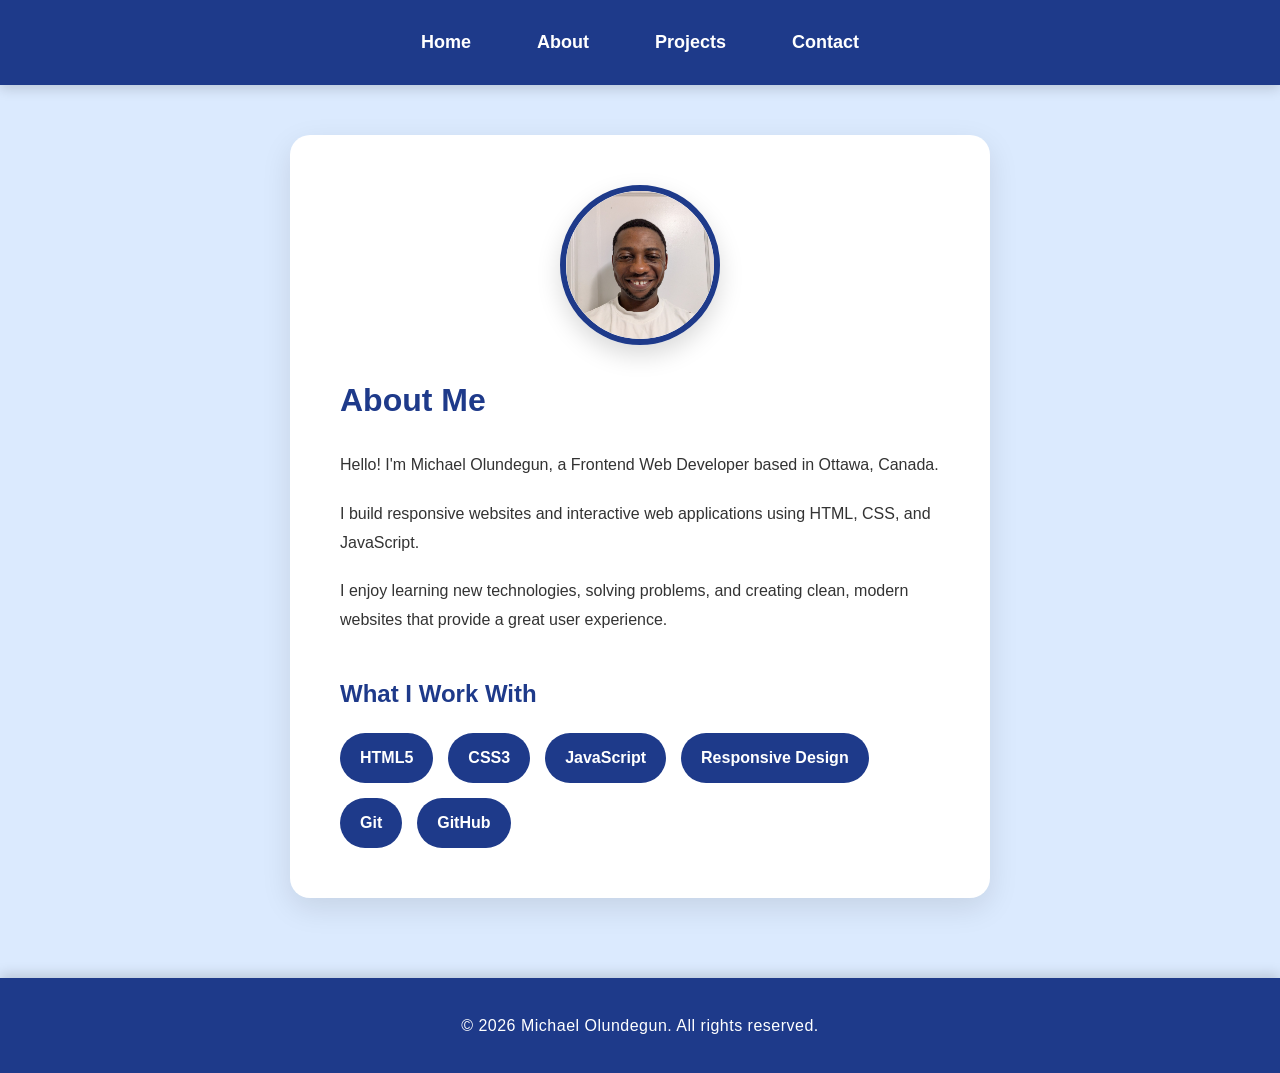
<file: about.html>
<!DOCTYPE html>
<html>

<head>
    
    <title>About</title>
    <link rel="stylesheet" href="style.css">
    <link rel="stylesheet" href="https://cdnjs.cloudflare.com/ajax/libs/font-awesome/6.7.2/css/all.min.css">
</head>


<body>

<nav>
    <a href="index.html">Home</a>
    <a href="about.html">About</a>
    <a href="projects.html">Projects</a>
    <a href="contact.html">Contact</a>
</nav>

<div class="container">

<div class="about-card">

<img src="images/michael.jpg" alt="Michael Olundegun" class="about-photo">

<h1>About Me</h1>

<p>
Hello! I'm Michael Olundegun, a Frontend Web Developer based in Ottawa, Canada.
</p>

<p>
I build responsive websites and interactive web applications using HTML, CSS, and JavaScript.
</p>

<p>
I enjoy learning new technologies, solving problems, and creating clean, modern websites that provide a great user experience.
</p>

<h2>What I Work With</h2>

<div class="about-skills">

<div class="about-skill">HTML5</div>

<div class="about-skill">CSS3</div>

<div class="about-skill">JavaScript</div>

<div class="about-skill">Responsive Design</div>

<div class="about-skill">Git</div>

<div class="about-skill">GitHub</div>

</div>

</div>

</div>

<footer>
    <p>© 2026 Michael Olundegun. All rights reserved.</p>
</footer>

</html>
</file>
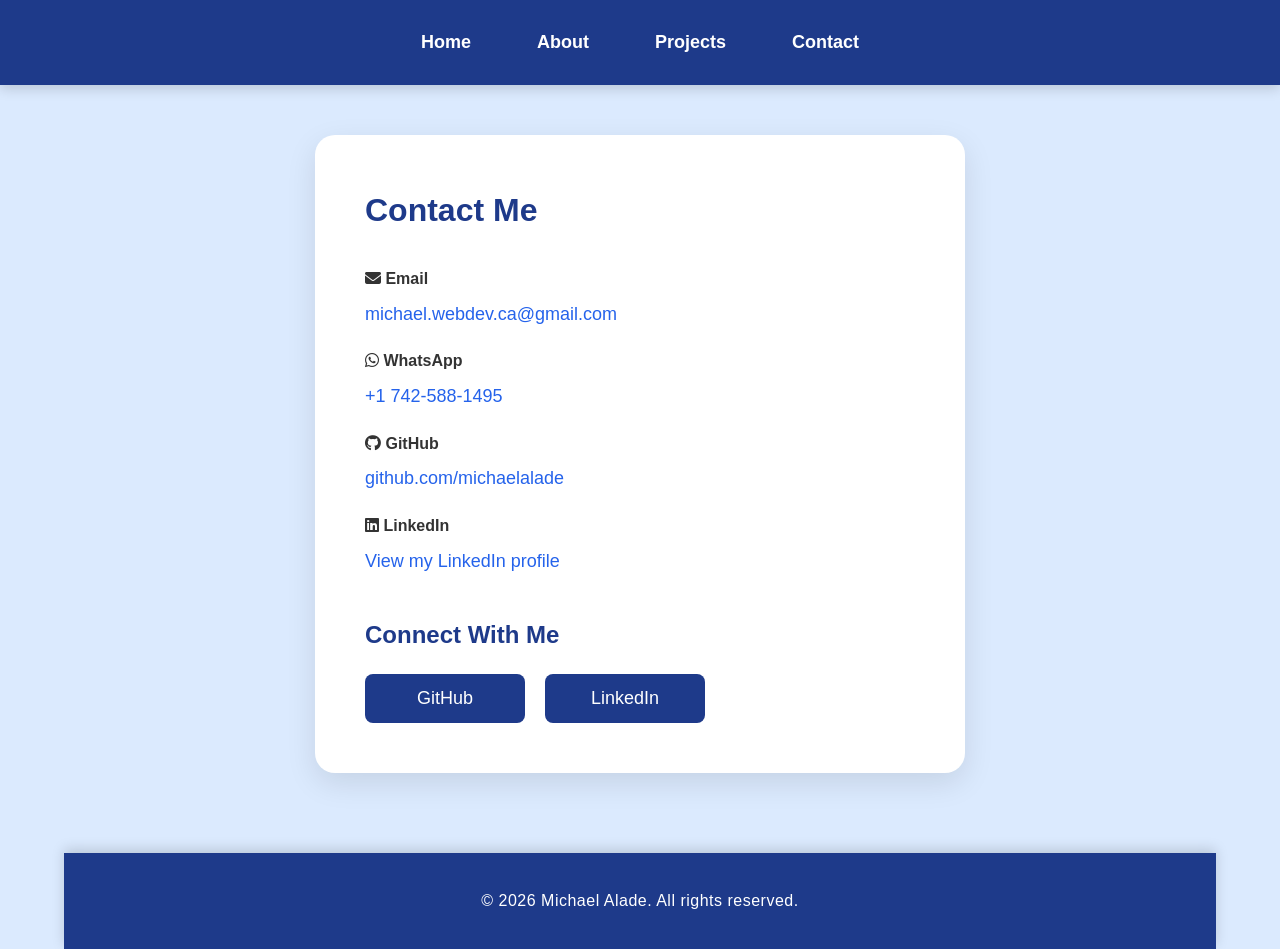
<file: contact.html>
<!DOCTYPE html>
<html>

<head>
    <title>Contact</title>

    <link rel="stylesheet" href="style.css">

    <link rel="stylesheet"
          href="https://cdnjs.cloudflare.com/ajax/libs/font-awesome/6.7.2/css/all.min.css">
</head>

<body>

<nav>
    <a href="index.html">Home</a>
    <a href="about.html">About</a>
    <a href="projects.html">Projects</a>
    <a href="contact.html">Contact</a>
</nav>

<div class="container">

<div class="contact-card">

    <h1>Contact Me</h1>

<p>
    <i class="fa-solid fa-envelope"></i>
    Email
</p>

<a href="mailto:michael.webdev.ca@gmail.com">
    michael.webdev.ca@gmail.com
</a>
   

<p>
    <i class="fa-brands fa-whatsapp"></i>
    WhatsApp
</p>

<a href="https://wa.me/17425881495" target="_blank">
    +1 742-588-1495
</a>

<p>
    <i class="fa-brands fa-github"></i>
    GitHub
</p>

<a href="https://github.com/michaelalade" target="_blank">
    github.com/michaelalade
</a>

<p>
    <i class="fa-brands fa-linkedin"></i>
    LinkedIn
</p>

<a href="https://www.linkedin.com/in/michael-olundegun-60a155424/" target="_blank">
    View my LinkedIn profile
</a>


<h2 class="connect-title">Connect With Me</h2>

<div class="social-buttons">

    
<a href="https://github.com/michaelalade" target="_blank">
<button>GitHub</button>
</a>

<a href="https://www.linkedin.com/in/michael-olundegun-60a155424/" target="_blank">
<button>LinkedIn</button>
</a>

</div>

</div>

<footer>

    <p>© 2026 Michael Alade. All rights reserved.</p>

</footer>

</body>

</html>
</file>
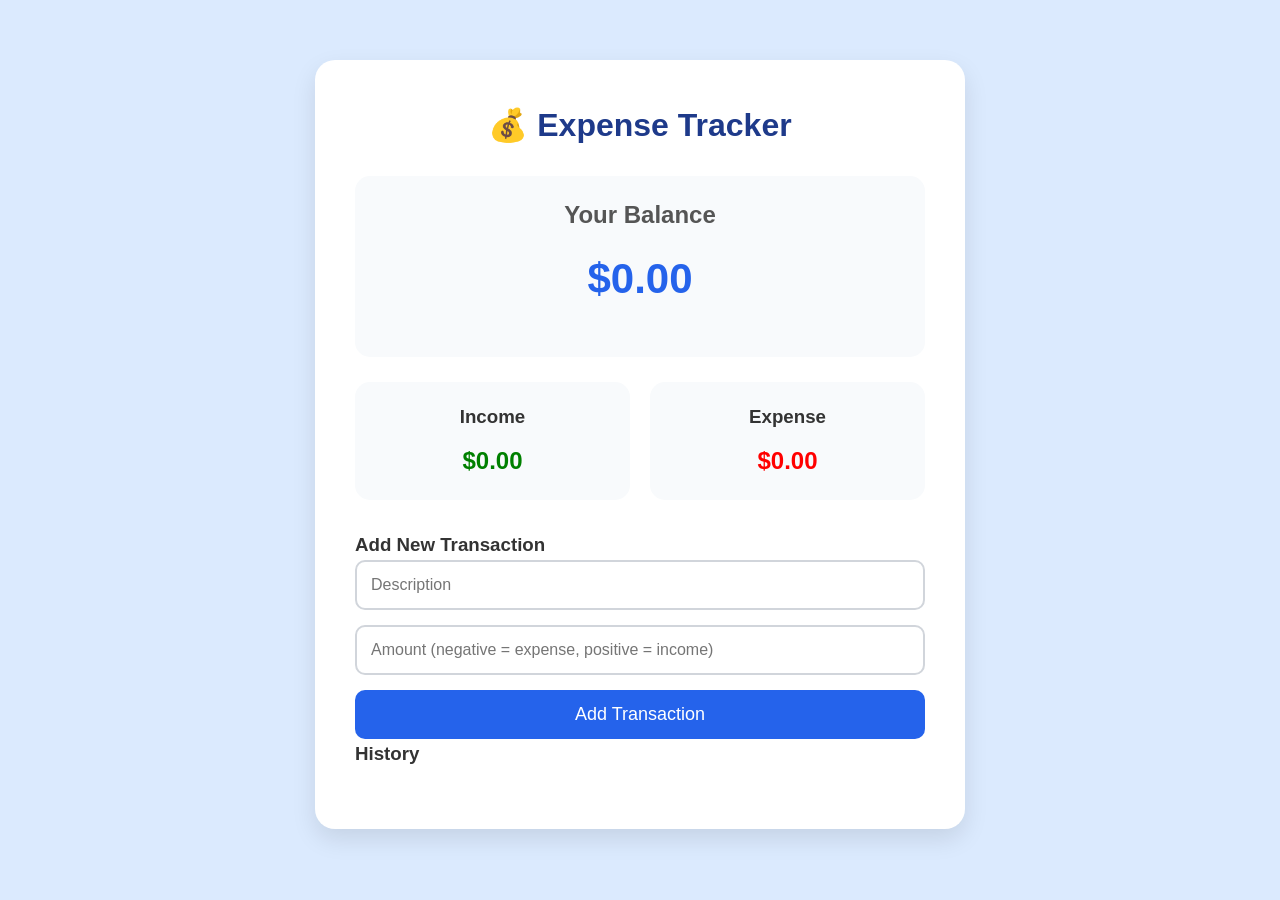
<file: expense.html>
<!DOCTYPE html>
<html>

<head>

    <title>Expense Tracker</title>

    <link rel="stylesheet" href="style.css">

</head>

<body>

<div class="expense-container">

    <h1>💰 Expense Tracker</h1>

    <div class="balance-box">

        <h2>Your Balance</h2>

        <h1 id="balance">$0.00</h1>

    </div>

    <div class="income-expense">

        <div class="income">

            <h3>Income</h3>

            <p id="money-plus">$0.00</p>

        </div>

        <div class="expense">

            <h3>Expense</h3>

            <p id="money-minus">$0.00</p>

        </div>

    </div>

    <h3>Add New Transaction</h3>

    <input
        type="text"
        id="text"
        placeholder="Description">

    <input
        type="number"
        id="amount"
        placeholder="Amount (negative = expense, positive = income)">

    <button id="addTransaction">
        Add Transaction
    </button>

    <h3>History</h3>

    <ul id="list">

    </ul>

</div>

<script src="expense.js"></script>

</body>

</html>
</file>
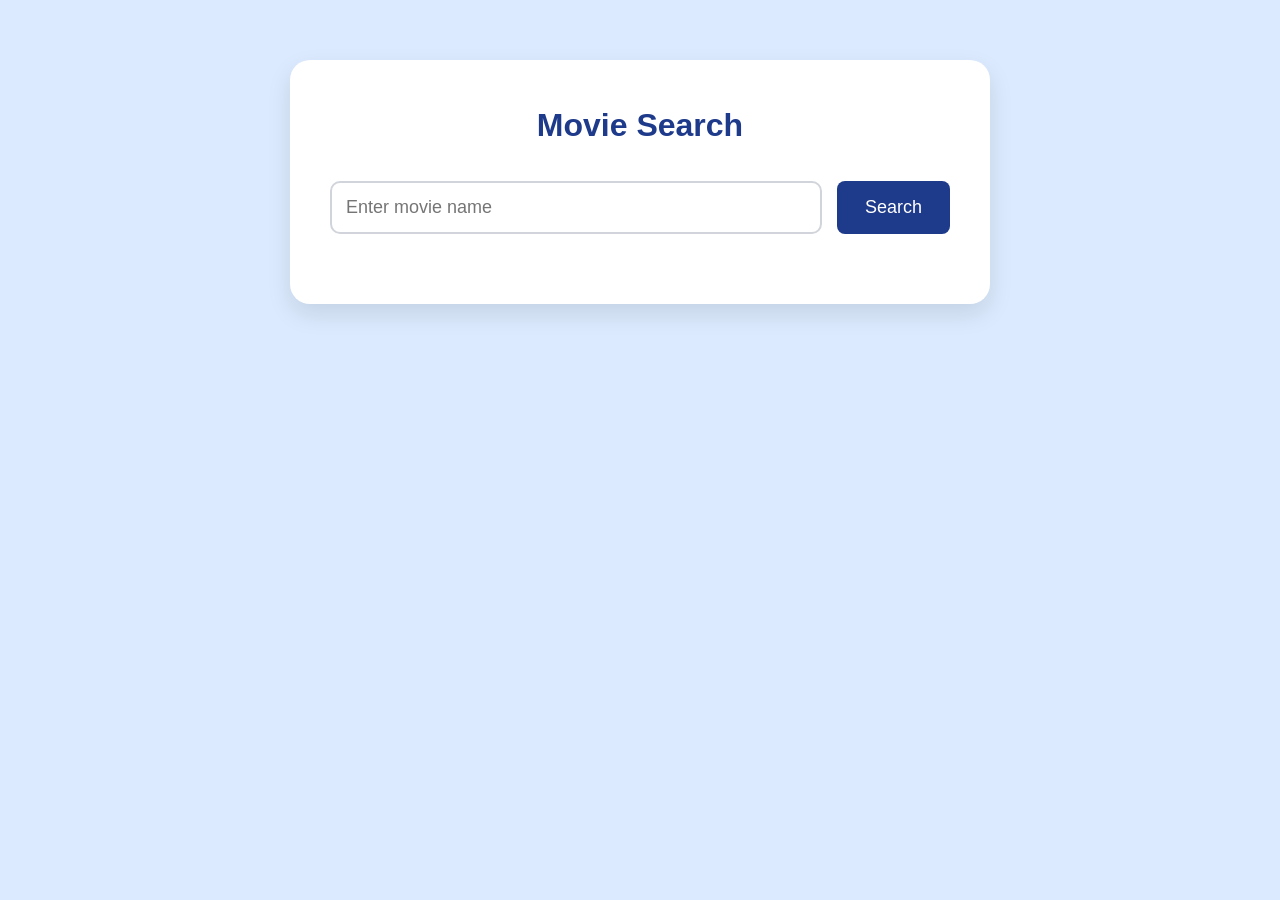
<file: movie.html>
<!DOCTYPE html>
<html>

<head>
    <title>Movie Search</title>
    <link rel="stylesheet" href="style.css">
</head>

<body>

    <div class="movie-container">

        <h1>Movie Search</h1>

        <div class="movie-search">

            <input
                type="text"
                id="movieInput"
                placeholder="Enter movie name">

            <button id="searchMovie">
                Search
            </button>

        </div>

        <div id="movieResult"></div>

    </div>

    <script src="movie.js"></script>

</body>

</html>
</file>
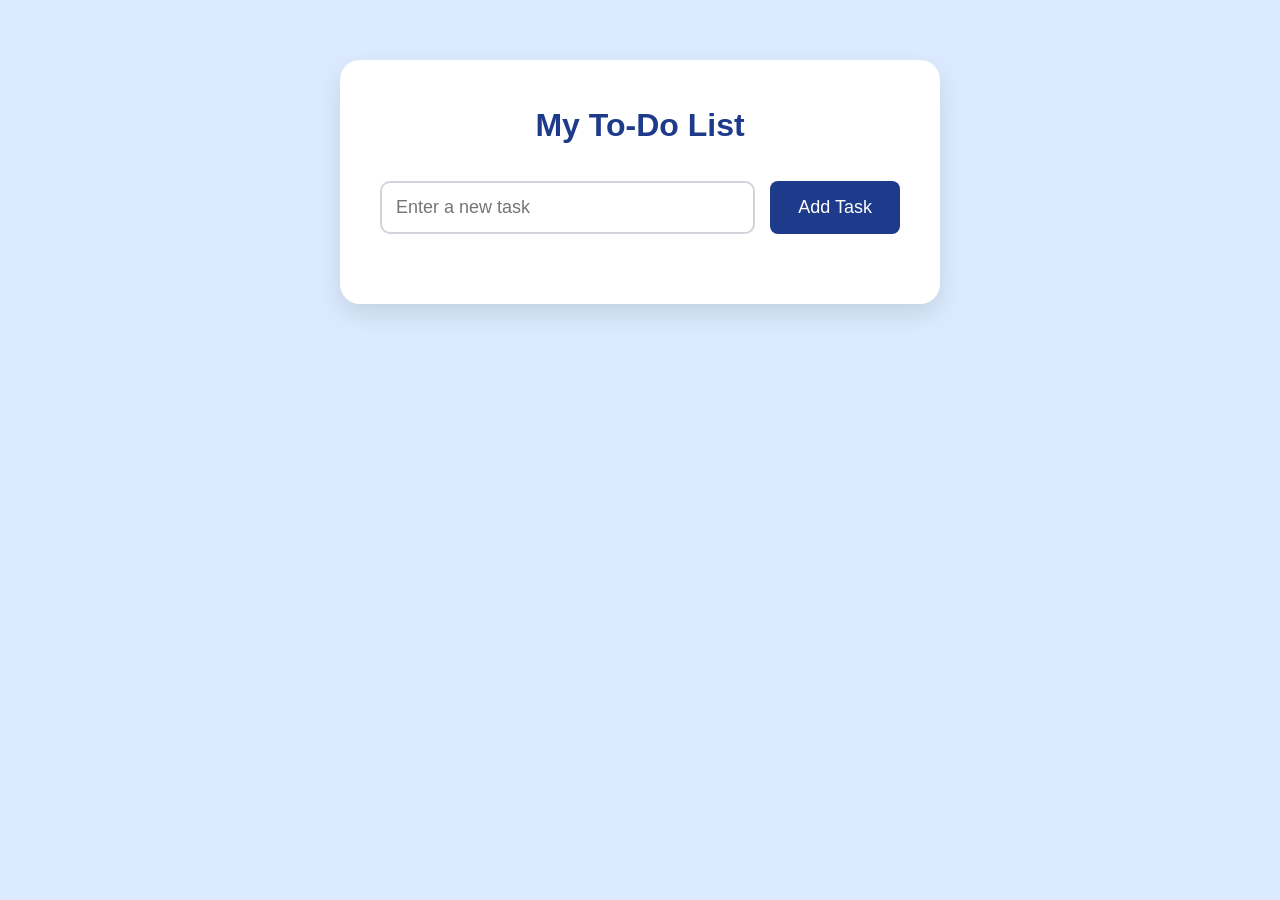
<file: todo.html>
<!DOCTYPE html>
<html>

<head>
    <title>To-Do List</title>
    <link rel="stylesheet" href="style.css">
</head>

<body>

<div class="todo-container">

    <h1>My To-Do List</h1>

    <div class="todo-input">

        <input
            type="text"
            id="taskInput"
            placeholder="Enter a new task">

        <button id="addTask">Add Task</button>

    </div>

    <ul id="taskList"></ul>

</div>

<script src="todo.js"></script>

</body>

</html>
</file>
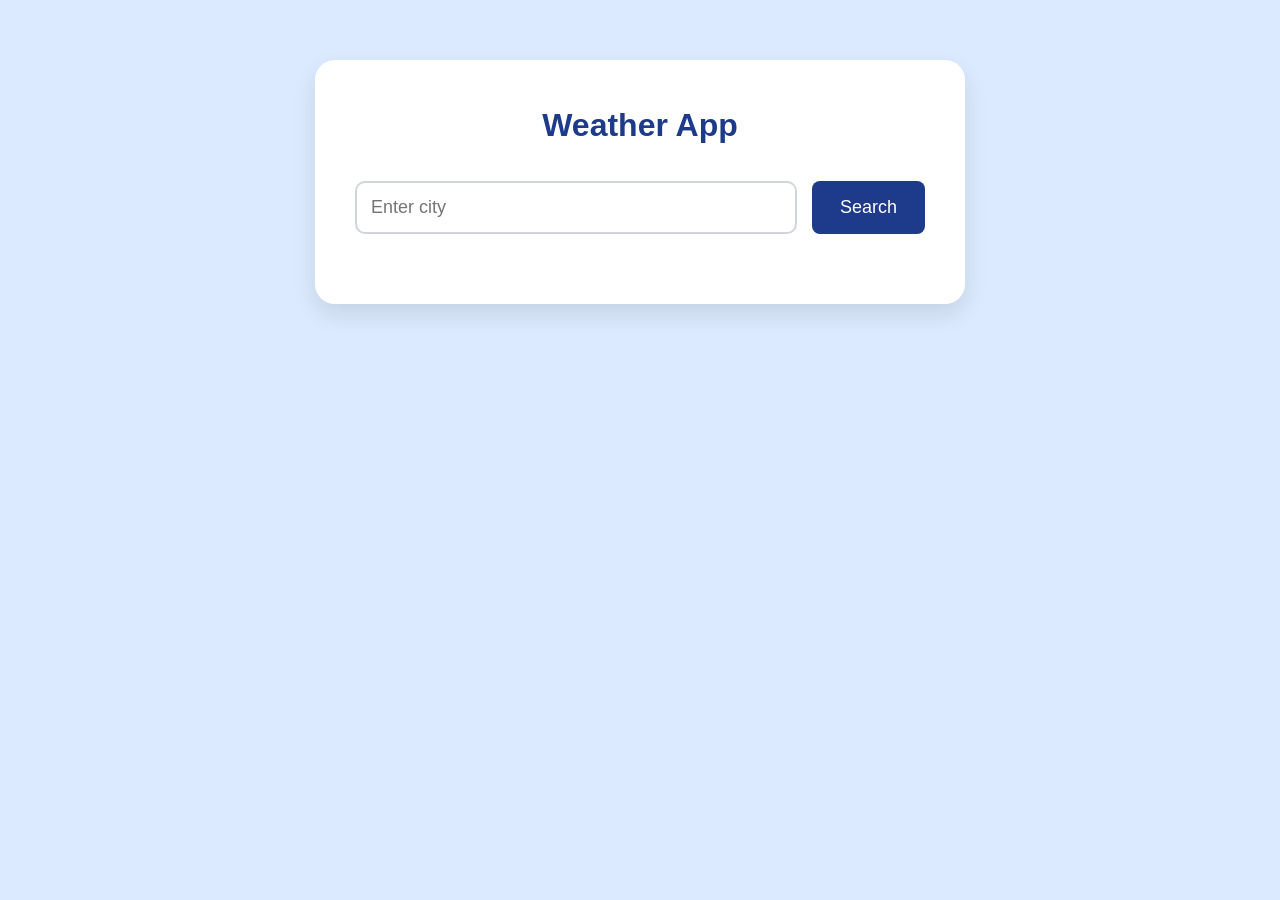
<file: weather.html>
<!DOCTYPE html>
<html>

<head>
    <title>Weather App</title>
    <link rel="stylesheet" href="style.css">
</head>

<body>

<div class="weather-container">

    <h1>Weather App</h1>

   <div class="weather-search">

    <input
        type="text"
        id="cityInput"
        placeholder="Enter city">

    <button id="searchButton">
        Search
    </button>

</div>

<div id="weatherResult"></div>
<script src="weather.js"></script>

</body>

</html>
</file>
<file: style.css>
/* ==========================
   1. CSS RESET
========================== */
html{
    scroll-behavior:smooth;
}

* {
    margin: 0;
    padding: 0;
    box-sizing: border-box;
}

/* ==========================
   2. BODY
========================== */

body {
    font-family: Arial, sans-serif;
    background-color: #dbeafe;
    color: #333;
    line-height: 1.6;
}

/* ==========================
   3. CONTAINER
========================== */

.container {
    width: 90%;
    max-width: 1200px;
    margin: 0 auto;
}

/* ==========================
   4. NAVIGATION
========================== */

nav{
    background:#1e3a8a;
    padding:18px 30px;
    display:flex;
    justify-content:center;
    align-items:center;
    gap:30px;
    position:sticky;
    top:0;
    z-index:1000;
    box-shadow:0 4px 12px rgba(0,0,0,.15);
}

nav a{
    color:white;
    text-decoration:none;
    font-size:18px;
    font-weight:600;
    padding:10px 18px;
    border-radius:8px;
    transition:all .3s ease;
}

nav a:hover{
    background:white;
    color:#1e3a8a;
    transform:translateY(-2px);
}

/* ==========================
   5. BUTTONS
========================== */

.button-group {
    display: flex;
    gap: 20px;
    margin-top: 30px;
}

.button-group a {
    text-decoration: none;
}

button {
    background-color: #1e3a8a;
    color: white;
    border: none;
    padding: 14px 28px;
    border-radius: 8px;
    font-size: 18px;
    cursor: pointer;
    transition: 0.3s;
}

button:hover {
    background-color: #2563eb;
    transform: translateY(-3px);
}

/* ==========================
   6. HERO SECTION
========================== */

.hero {
    display: flex;
    justify-content: space-between;
    align-items: center;
    gap: 60px;
    min-height: 80vh;
}

.hero-text {
    flex: 1;
}

.hero-text h1 {
    font-size: 60px;
    color: #1e3a8a;
    margin-bottom: 10px;
}

.hero-text h2 {
    color: #2563eb;
    font-size: 32px;
    margin-bottom: 20px;
}

.hero-text p {
    font-size: 22px;
    max-width: 600px;
    margin-bottom: 30px;
}

.hero-image {
    flex: 1;
    text-align: center;
}

.profile-photo {
    width: 320px;
    height: 320px;
    object-fit: cover;
    border-radius: 50%;
    border: 8px solid white;
    box-shadow: 0 15px 30px rgba(0,0,0,.2);
}

/* ==========================
   7. TECH STACK
========================== */

.tech-stack {
    display: flex;
    flex-wrap: wrap;
    gap: 15px;
    margin-top: 30px;
}

.tech-stack span {
    background: white;
    padding: 10px 18px;
    border-radius: 30px;
    box-shadow: 0 5px 15px rgba(0,0,0,.1);
    font-weight: bold;
}

/* ==========================
   8. SECTION TITLES
========================== */

section {
    margin: 80px 0;
}

section h2 {
    text-align: center;
    color: #1e3a8a;
    font-size: 36px;
    margin-bottom: 40px;
}

/* ==========================
   9. STATISTICS
========================== */

.stats {
    display: flex;
    justify-content: center;
    gap: 30px;
    flex-wrap: wrap;
}

.stat-box {
    background: white;
    width: 220px;
    padding: 30px;
    border-radius: 15px;
    text-align: center;
    box-shadow: 0 5px 15px rgba(0,0,0,.1);
}

.stat-box h1 {
    color: #1e3a8a;
    font-size: 42px;
}

.stat-box p {
    margin-top: 10px;
}

/* ==========================
   10. SKILLS
========================== */

.skills {
    display: flex;
    justify-content: center;
    gap: 25px;
    flex-wrap: wrap;
}

.skill{
    width:180px;
    background:white;
    padding:30px 25px;
    border-radius:18px;
    text-align:center;
    box-shadow:0 8px 25px rgba(0,0,0,.10);
    transition:transform .35s ease,
               box-shadow .35s ease;
}

.skill:hover{
    transform:translateY(-10px) scale(1.05);
    box-shadow:0 18px 35px rgba(0,0,0,.18);
}

.skill i{
    font-size:60px;
    color:#2563eb;
    margin-bottom:15px;
    transition:transform .3s ease;
}

.skill:hover i{
    transform:rotate(8deg) scale(1.1);
}

.skill p{
    margin-top:15px;
    font-weight:600;
    font-size:18px;
    color:#333;
}


/* ==========================
   11. PROJECTS
========================== */

.projects-grid {
    display: grid;
    grid-template-columns: repeat(auto-fit, minmax(320px, 1fr));
    gap: 30px;
}

.project-card{
    background:white;
    border-radius:18px;
    padding:25px;
    box-shadow:0 8px 25px rgba(0,0,0,.10);
    text-align:center;
    transition:transform .35s ease,
               box-shadow .35s ease;
    overflow:hidden;
}

.project-card:hover{
    transform:translateY(-10px) scale(1.02);
    box-shadow:0 18px 40px rgba(0,0,0,.18);
}

.project-card img{
    width:100%;
    height:200px;
    object-fit:cover;
    border-radius:12px;
    margin:20px 0;
    transition:transform .35s ease;
}

.project-card:hover img{
    transform:scale(1.05);
}

.project-card h3 {
    color: #1e3a8a;
    margin-bottom: 15px;
}

.project-card p {
    margin-bottom: 20px;
}

/* ==========================
   12. RESUME BUTTON
========================== */

.resume-button {
    text-align: center;
    margin: 60px 0;
}

footer{
    background:#1e3a8a;
    color:white;
    text-align:center;
    padding:35px 20px;
    margin-top:80px;
    box-shadow:0 -4px 12px rgba(0,0,0,.15);
}

footer p{
    font-size:16px;
    letter-spacing:.5px;
    margin:0;
}

/* ==========================
   14. ANIMATION
========================== */

@keyframes fadeIn {
    from {
        opacity: 0;
        transform: translateY(25px);
    }

    to {
        opacity: 1;
        transform: translateY(0);
    }
}

.hero,
.stats,
.skills,
.projects-grid {
    animation: fadeIn 1s ease;
}

/* ==========================
   15. RESPONSIVE DESIGN
========================== */

@media (max-width: 768px) {

    nav a {
        display: block;
        margin: 12px 0;
    }

    .hero {
        flex-direction: column-reverse;
        text-align: center;
        gap: 40px;
    }

    .hero-text {
        text-align: center;
    }

    .hero-text h1 {
        font-size: 42px;
    }

    .hero-text h2 {
        font-size: 26px;
    }

    .hero-text p {
        font-size: 18px;
    }

    .button-group {
        flex-direction: column;
        align-items: center;
    }

    button {
        width: 220px;
    }

    .profile-photo {
        width: 240px;
        height: 240px;
    }

    .tech-stack {
        justify-content: center;
    }

    .stat-box,
    .skill {
        width: 100%;
        max-width: 300px;
    }
}

/* ===========================
   CONTACT PAGE
=========================== */

.contact-card{
    max-width:650px;
    margin:50px auto;
    background:white;
    padding:50px;
    border-radius:20px;
    box-shadow:0 10px 30px rgba(0,0,0,.1);
    text-align:left;
}

.contact-card h1{
    color:#1e3a8a;
    margin-bottom:30px;
}

.contact-card p{
    margin-top:20px;
    margin-bottom:8px;
    font-weight:bold;
}

.contact-card a{
    color:#2563eb;
    text-decoration:none;
    font-size:18px;
}

.contact-card a:hover{
    text-decoration:underline;
}

.connect-title{
    margin-top:40px;
    color:#1e3a8a;
}

.social-buttons{
    display:flex;
    gap:20px;
    margin-top:20px;
}

.social-buttons a{
    text-decoration:none;
}

.social-buttons button{
    width:160px;
}

/* ===========================
   ABOUT PAGE
=========================== */

.about-card{
    max-width:700px;
    margin:50px auto;
    background:white;
    padding:50px;
    border-radius:20px;
    box-shadow:0 10px 30px rgba(0,0,0,.1);
    text-align:left;
}

.about-photo{
    width:160px;
    height:160px;
    border-radius:50%;
    object-fit:cover;
    display:block;
    margin:0 auto 30px;
    border:6px solid #1e3a8a;
    box-shadow:0 10px 25px rgba(0,0,0,.15);
}

.about-card h1{
    color:#1e3a8a;
    margin-bottom:25px;
}

.about-card h2{
    color:#1e3a8a;
    margin-top:40px;
    margin-bottom:20px;
}

.about-card p{
    line-height:1.8;
    margin-bottom:20px;
}

.about-skills{
    display:flex;
    flex-wrap:wrap;
    gap:15px;
    margin-top:20px;
}

.about-skill{
    background:#1e3a8a;
    color:white;
    padding:12px 20px;
    border-radius:30px;
    font-weight:bold;
}

/* ==========================
   CALCULATOR
========================== */

.calculator{
    max-width:400px;
    margin:60px auto;
    background:white;
    padding:30px;
    border-radius:20px;
    box-shadow:0 10px 30px rgba(0,0,0,.15);
}

#display{
    width:100%;
    padding:18px;
    font-size:30px;
    margin-bottom:20px;
    text-align:right;
    border:2px solid #ccc;
    border-radius:10px;
}

.buttons{
    display:grid;
    grid-template-columns:repeat(4,1fr);
    gap:15px;
}

.buttons button{
    padding:20px;
    font-size:24px;
}

/* ==========================
   TO-DO LIST
========================== */

.todo-container{
    max-width:600px;
    margin:60px auto;
    background:white;
    padding:40px;
    border-radius:20px;
    box-shadow:0 10px 25px rgba(0,0,0,.1);
}

.todo-container h1{
    color:#1e3a8a;
    text-align:center;
    margin-bottom:30px;
}

.todo-input{
    display:flex;
    gap:15px;
    margin-bottom:30px;
}

.todo-input input{
    flex:1;
    padding:14px;
    font-size:18px;
    border:2px solid #d1d5db;
    border-radius:10px;
}

#taskList{
    list-style:none;
    padding:0;
}

#taskList li{
    display:flex;
    justify-content:space-between;
    align-items:center;
    background:#f8fafc;
    padding:15px;
    margin-bottom:15px;
    border-radius:10px;
    font-size:18px;
}

#taskList li button{
    width:110px;
    padding:10px;
}

/* ==========================
   WEATHER APP
========================== */

.weather-container{
    max-width:650px;
    margin:60px auto;
    background:white;
    padding:40px;
    border-radius:20px;
    box-shadow:0 10px 25px rgba(0,0,0,.1);
    text-align:center;
}

.weather-container h1{
    color:#1e3a8a;
    margin-bottom:30px;
}

.weather-search{
    display:flex;
    gap:15px;
    justify-content:center;
    margin-bottom:30px;
}

.weather-search input{
    flex:1;
    padding:14px;
    font-size:18px;
    border:2px solid #d1d5db;
    border-radius:10px;
}

#weatherResult{
    margin-top:30px;
}

#weatherResult h2{
    color:#1e3a8a;
    margin-bottom:15px;
}

#weatherResult img{
    width:120px;
}

#weatherResult p{
    font-size:20px;
    margin:12px 0;
}

/* ==========================
   MOVIE SEARCH APP
========================== */

.movie-container{
    max-width:700px;
    margin:60px auto;
    background:white;
    padding:40px;
    border-radius:20px;
    box-shadow:0 10px 25px rgba(0,0,0,.1);
    text-align:center;
}

.movie-container h1{
    color:#1e3a8a;
    margin-bottom:30px;
}

.movie-search{
    display:flex;
    gap:15px;
    justify-content:center;
    margin-bottom:30px;
}

.movie-search input{
    flex:1;
    padding:14px;
    font-size:18px;
    border:2px solid #d1d5db;
    border-radius:10px;
}

#movieResult{
    margin-top:30px;
}

#movieResult img{
    width:250px;
    border-radius:12px;
    margin-bottom:20px;
    box-shadow:0 8px 20px rgba(0,0,0,.2);
}

#movieResult h2{
    color:#1e3a8a;
    margin-bottom:15px;
}

#movieResult p{
    font-size:18px;
    margin:12px 0;
    line-height:1.6;
}

/* ==========================
   DIGITAL CLOCK
========================== */

.clock-container{
    max-width:600px;
    margin:80px auto;
    background:white;
    padding:50px;
    border-radius:20px;
    box-shadow:0 10px 25px rgba(0,0,0,.1);
    text-align:center;
}

.clock-container h1{
    color:#1e3a8a;
    margin-bottom:30px;
}

#clock{
    font-size:48px;
    font-weight:bold;
    color:#2563eb;
    background:#f8fafc;
    padding:25px;
    border-radius:15px;
    letter-spacing:3px;
}

/* ==========================
   RESPONSIVE DESIGN
========================== */

@media (max-width:768px){

    /* Navigation */

    nav{
        flex-direction:column;
        gap:15px;
        text-align:center;
    }

    nav ul{
        flex-direction:column;
        gap:12px;
        padding:0;
    }

    /* Hero Section */

    .hero{
        flex-direction:column-reverse;
        text-align:center;
        padding:40px 20px;
    }

    .hero-text{
        width:100%;
    }

    .hero-image{
        width:100%;
        margin-bottom:25px;
    }

    .hero-image img{
        width:220px;
        height:220px;
    }

    /* Buttons */

    .hero-buttons{
        display:flex;
        flex-direction:column;
        gap:15px;
        align-items:center;
    }

    .hero-buttons a{
        width:220px;
    }

    .hero-buttons button{
        width:100%;
    }

    /* Tech Stack */

    .tech-stack{
        justify-content:center;
    }

    /* Statistics */

    .stats{
        flex-direction:column;
        gap:20px;
    }

    /* Skills */

    .skills-grid{
        grid-template-columns:1fr;
    }

    /* Projects */

    .projects-grid{
        grid-template-columns:1fr;
    }

    /* Contact */

    .contact-card{
        margin:20px;
        padding:25px;
    }

    /* About */

    .about-card{
        margin:20px;
        padding:25px;
    }

}

/* ==========================
   HERO IMPROVEMENTS
========================== */

.hero-greeting{
    font-size:18px;
    color:#2563eb;
    font-weight:600;
    margin-bottom:10px;
    letter-spacing:1px;
}

.hero h1{
    font-size:56px;
    margin-bottom:10px;
}

.hero h2{
    font-size:32px;
    color:#2563eb;
    margin-bottom:20px;
}

.hero p{
    font-size:20px;
    line-height:1.8;
    max-width:600px;
}

/* ==========================
   EXPENSE TRACKER
========================== */

.expense-container{
    max-width:650px;
    margin:60px auto;
    background:white;
    padding:40px;
    border-radius:20px;
    box-shadow:0 10px 25px rgba(0,0,0,.1);
}

.expense-container h1{
    text-align:center;
    color:#1e3a8a;
    margin-bottom:25px;
}

.balance-box{
    text-align:center;
    background:#f8fafc;
    padding:20px;
    border-radius:15px;
    margin-bottom:25px;
}

.balance-box h2{
    color:#555;
    margin-bottom:10px;
}

#balance{
    color:#2563eb;
    font-size:42px;
}

.income-expense{
    display:flex;
    justify-content:space-between;
    gap:20px;
    margin-bottom:30px;
}

.income,
.expense{
    flex:1;
    background:#f8fafc;
    padding:20px;
    border-radius:15px;
    text-align:center;
}

.income h3,
.expense h3{
    margin-bottom:10px;
}

#money-plus{
    color:green;
    font-size:24px;
    font-weight:bold;
}

#money-minus{
    color:red;
    font-size:24px;
    font-weight:bold;
}

.expense-container input{
    width:100%;
    padding:14px;
    margin-bottom:15px;
    border:2px solid #d1d5db;
    border-radius:10px;
    font-size:16px;
}

#addTransaction{
    width:100%;
    padding:14px;
    border:none;
    border-radius:10px;
    background:#2563eb;
    color:white;
    font-size:18px;
    cursor:pointer;
    transition:.3s;
}

#addTransaction:hover{
    background:#1e40af;
}

#list{
    list-style:none;
    margin-top:20px;
    padding:0;
}

#list li{
    display:flex;
    justify-content:space-between;
    align-items:center;
    background:#f8fafc;
    padding:15px;
    margin-bottom:12px;
    border-radius:10px;
}

.delete-btn{
    background:#ef4444;
    color:white;
    border:none;
    padding:6px 12px;
    border-radius:6px;
    cursor:pointer;
    margin-left:10px;
    transition:.3s;
}

.delete-btn:hover{
    background:#b91c1c;
}

/* ==========================
   E-COMMERCE PRODUCT CATALOG
========================== */

.shop-container{
    max-width:1200px;
    margin:auto;
    padding:40px 20px;
}

.shop-container h1{
    text-align:center;
    color:#1e3a8a;
    margin-bottom:30px;
}

#search{
    width:100%;
    padding:15px;
    font-size:18px;
    border-radius:10px;
    border:none;
    margin-bottom:40px;
}

.products-grid{
    display:grid;
    grid-template-columns:repeat(auto-fit,minmax(260px,1fr));
    gap:30px;
}

.product-card{

    background:white;

    border-radius:15px;

    overflow:hidden;

    box-shadow:0 10px 25px rgba(0,0,0,.12);

    transition:.3s;

}

.product-card:hover{

    transform:translateY(-10px);

    box-shadow:0 20px 35px rgba(0,0,0,.18);

}

.product-card:hover{
    transform:translateY(-8px);
}

.product-card img{

    width:100%;

    height:220px;

    object-fit:cover;

    transition:.3s;

}

.product-card:hover img{

    transform:scale(1.05);

}

.product-card h3{
    margin:15px 0;
}

.product-card p{
    margin:10px;
}

.price{
    color:green;
    font-size:22px;
    font-weight:bold;
}

.buy-btn{
    margin:20px;
    padding:12px 25px;
    background:#1e3a8a;
    color:white;
    border:none;
    border-radius:8px;
    cursor:pointer;
}

.buy-btn:hover{
    background:#2563eb;
}

/* SHOPPING CART */

.cart-container{
    max-width:700px;
    margin:50px auto;
    background:white;
    padding:30px;
    border-radius:15px;
    box-shadow:0 10px 25px rgba(0,0,0,.12);
}

.cart-container h2{
    margin-bottom:20px;
}

#cart{
    list-style:none;
    padding:0;
}

#cart li{
    display:flex;
    justify-content:space-between;
    align-items:center;
    padding:15px 0;
    border-bottom:1px solid #ddd;
}

#cart button{
    background:#dc3545;
    color:white;
    border:none;
    padding:8px 14px;
    border-radius:6px;
    cursor:pointer;
    font-size:14px;
}

#cart button:hover{
    background:#b02a37;
}

.cart-total{
    text-align:right;
    margin-top:25px;
    color:#23408e;
}

/* CATEGORY FILTERS */

.filter-buttons{

    display:flex;

    justify-content:center;

    gap:15px;

    flex-wrap:wrap;

    margin:30px 0;

}

.filter-buttons button{

    background:#23408e;

    color:white;

    border:none;

    padding:12px 25px;

    border-radius:30px;

    cursor:pointer;

    transition:.3s;

    font-size:16px;

}

.filter-buttons button:hover{

    background:#1a2f6b;

    transform:translateY(-3px);

}
.project-buttons {
    display: flex;
    justify-content: center;
    gap: 10px;
}
</file>
